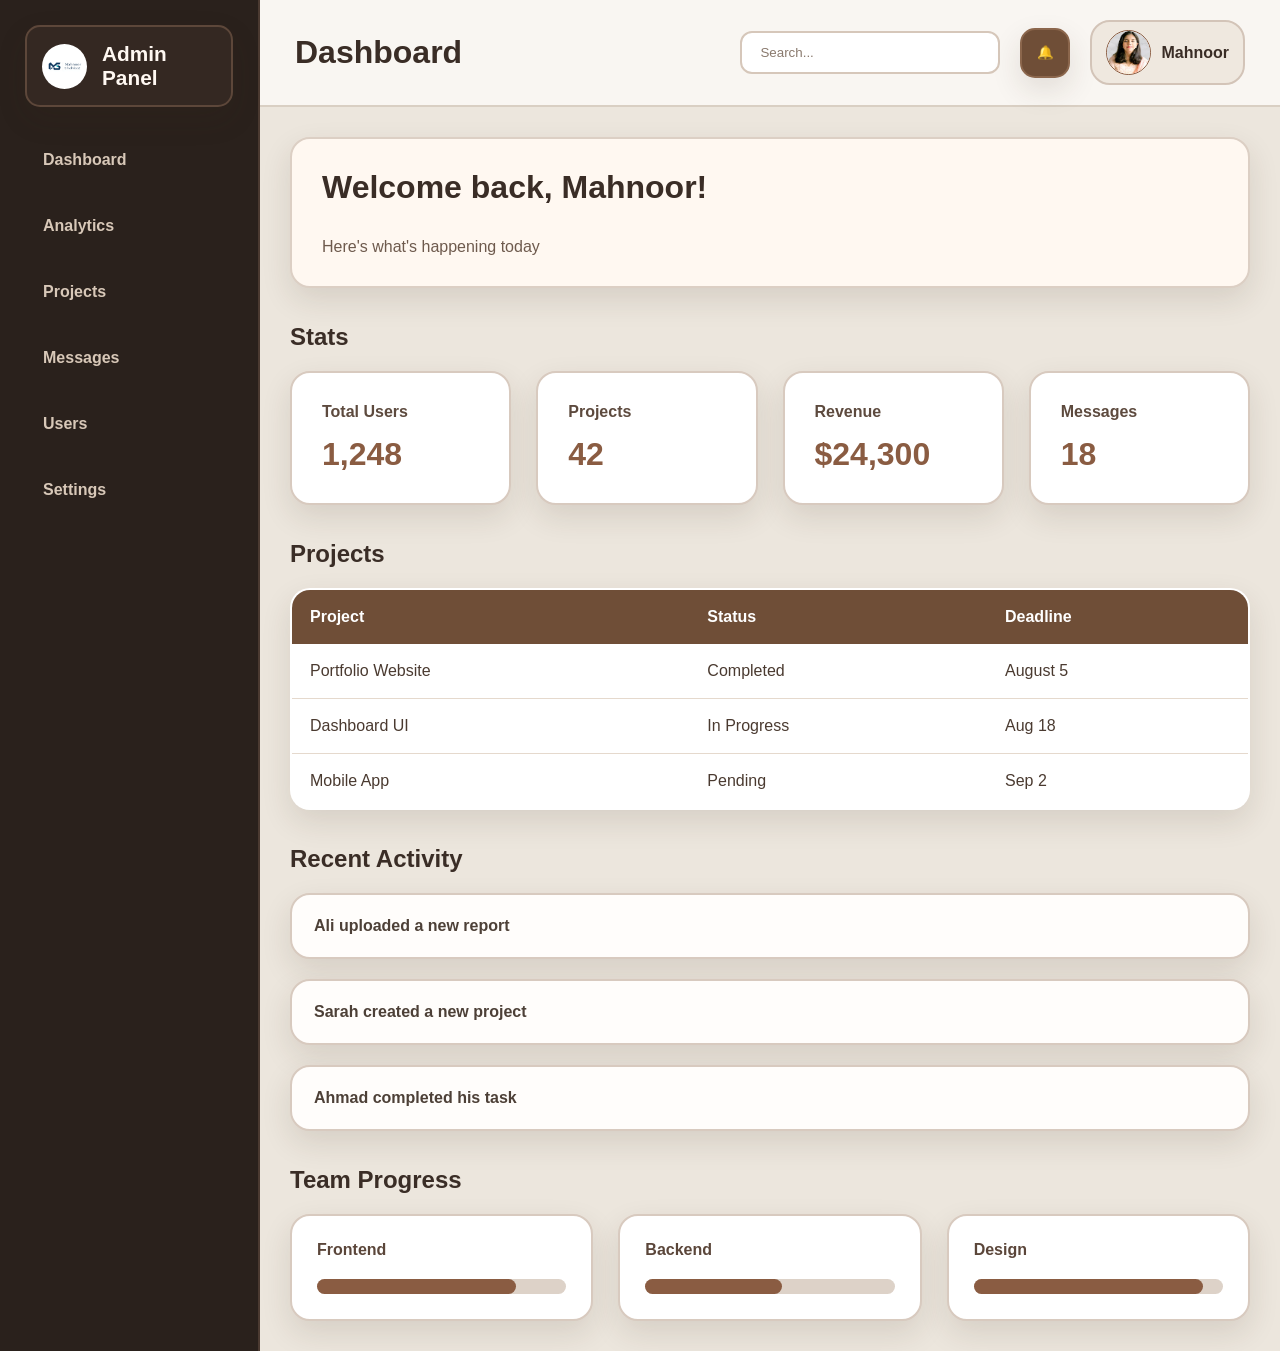
<file: dashboard-ui/index.html>
<!DOCTYPE html>
<html lang="en">
<head>
    <meta charset="UTF-8">
    <meta name="viewport" content="width=device-width, initial-scale=1.0">
    <title>Admin Dashboard</title>
    <link rel = "stylesheet" href = "style.css">
    <link rel = "icon" type = "image/png" href = "images/favicon.ico">
</head>
<body>
    <aside>
        <div id = "sidebar-logo">
            <img src = "images/logo.png" alt = "Company Logo">
            <h2>Admin Panel</h2>
        </div>
        <nav>
            <a href = "#">Dashboard</a>
            <a href = "#">Analytics</a>
            <a href = "#">Projects</a>
            <a href = "#">Messages</a>
            <a href = "#">Users</a>
            <a href = "#">Settings</a>
        </nav>
    </aside>

    <div id = "main-page">
        
        <header>
            
            <div id = "left-header">
                <h1>Dashboard</h1>
            </div>

            <div id = "right-header">
                <form>
                    <input type = "search" placeholder = "Search...">
                </form>
                <button aria-label = "Notifications">🔔</button>
                <div id = "profile">
                    <img src = "images/me.jpg" alt = "Mahnoor's Profile Picture">
                    <span>Mahnoor</span>
                </div>
            </div>
        </header>

        <main>

            <section id = "welcome">
                <h2>Welcome back, Mahnoor!</h2>
                <p>Here's what's happening today</p>
            </section>

            <section id = "stats">
                <h2>Stats</h2>
                <div id = "stats-container">
                    <article class = "stat-card">
                        <h3>Total Users</h3>
                        <p>1,248</p>
                    </article>
                    <article class = "stat-card">
                       <h3>Projects</h3>
                       <p>42</p>
                     </article>
                     <article class = "stat-card">
                        <h3>Revenue</h3>
                        <p>$24,300</p>
                    </article>
                    <article class = "stat-card">
                        <h3>Messages</h3>
                        <p>18</p>
                    </article>
                </div>
            </section>

            <section id = "projects">
                <h2>Projects</h2>
                <table>
                    <thead>
                        <tr>
                            <th>Project</th>
                            <th>Status</th>
                            <th>Deadline</th>
                        </tr>
                    </thead>
                    <tbody>
                        <tr>
                            <td>Portfolio Website</td>
                            <td>Completed</td>
                            <td>August 5</td>
                        </tr>
                        <tr>
                            <td>Dashboard UI</td>
                            <td>In Progress</td>
                            <td>Aug 18</td>
                        </tr>
                        <tr>
                            <td>Mobile App</td>
                            <td>Pending</td>
                            <td>Sep 2</td>
                        </tr>
                    </tbody>
                </table>
            </section>

            <section id = "activity">
                <h2>Recent Activity</h2>
                <div id = "activity-container">
                    <article class = "activity-card">
                        <p>Ali uploaded a new report</p>
                    </article>
                    <article class = "activity-card">
                       <p>Sarah created a new project</p>
                    </article>
                    <article class = "activity-card">
                        <p>Ahmad completed his task</p>
                    </article>
                </div>
                
            </section>

            <section id = "progress">
                <h2>Team Progress</h2>
                <div id = "progress-container">
                    <article class = "progress-card">
                        <h3>Frontend</h3>
                        <progress value = "80" max = "100"></progress>
                    </article>
                    <article class = "progress-card">
                        <h3>Backend</h3>
                       <progress value = "55" max = "100"></progress>
                    </article>
                    <article class = "progress-card">
                        <h3>Design</h3>
                        <progress value = "92" max = "100"></progress>
                    </article>
                </div>
            </section>
                
        </main>
    </div>

</body>
</html>
</file>
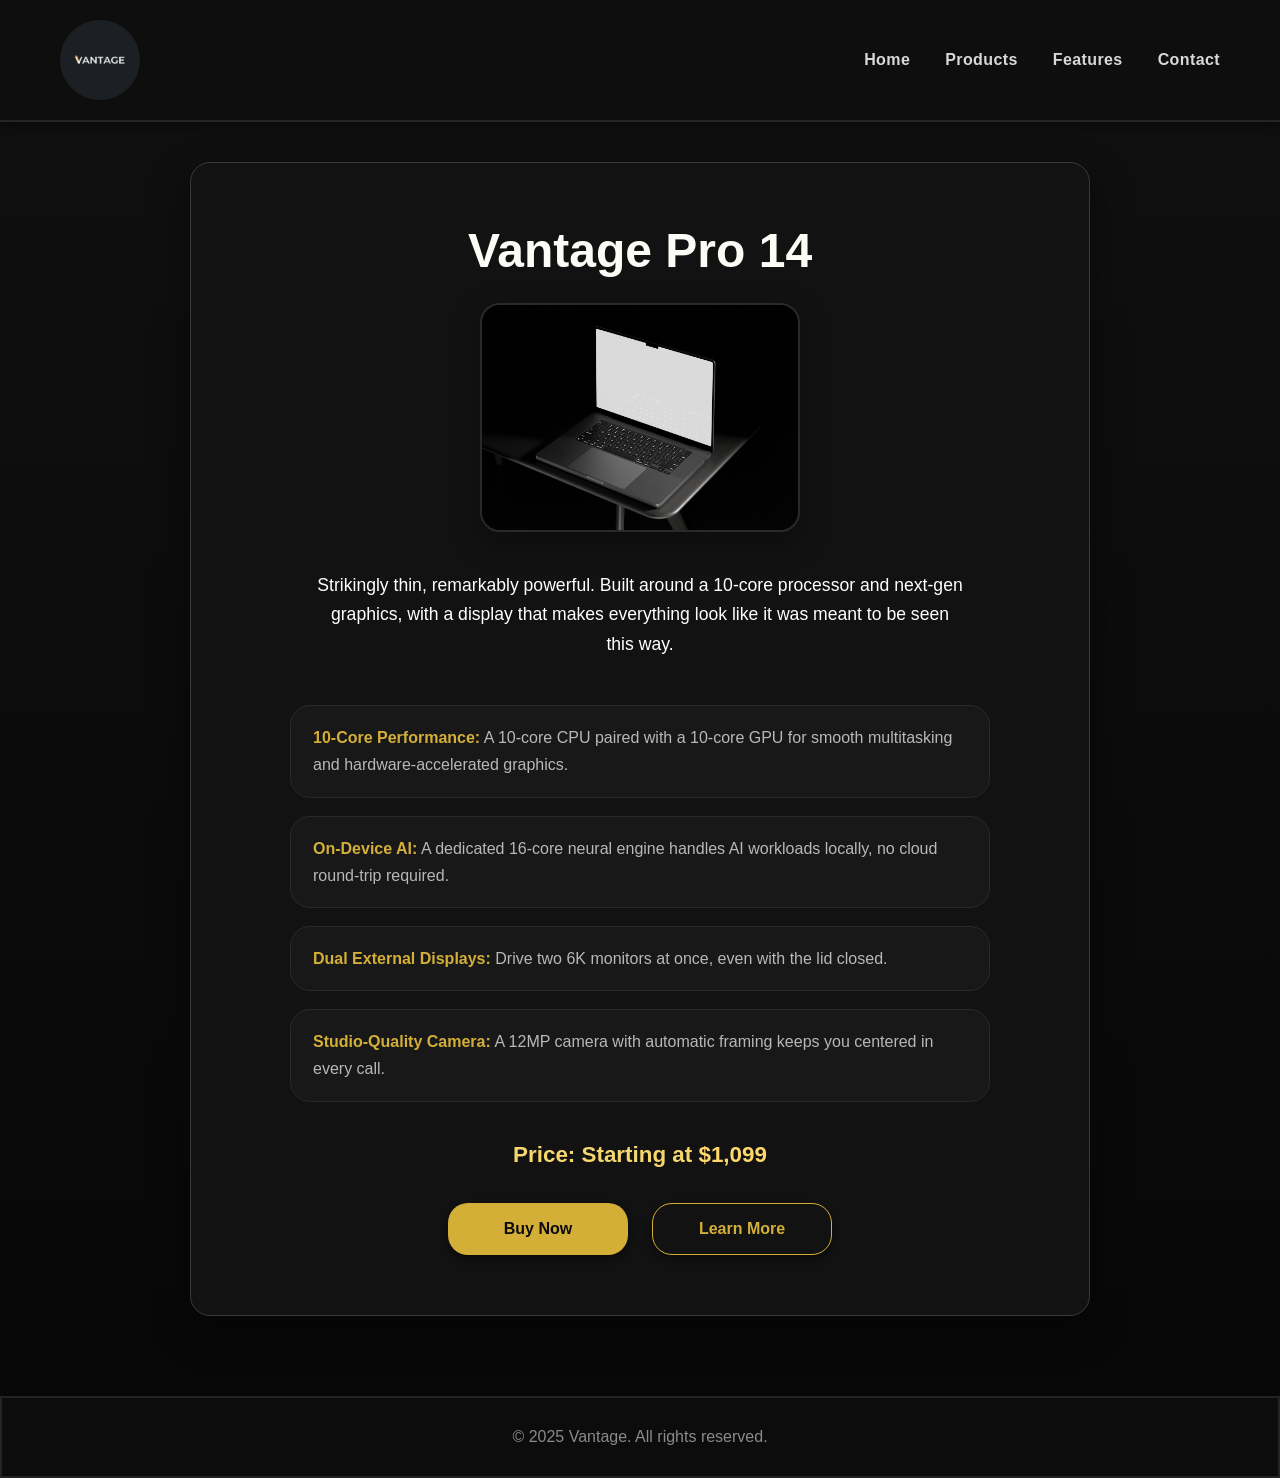
<file: product-showcase-landing-page/index.html>
<!DOCTYPE html>
<html lang="en">
<head>
    <meta charset="UTF-8">
    <meta name="viewport" content="width=device-width, initial-scale=1.0">
    <title>Product Showcase Landing Page</title>
    <link rel = "stylesheet" href = "style.css">
</head>
<body>
    <header>
        <img src = "images/logo.png" alt = "Apple Logo" id = "logo">
        <nav>
            <a href="#">Home</a>
            <a href="#">Products</a>
            <a href="#">Features</a>
            <a href="#">Contact</a>
        </nav>
    </header>

    <main id = "main">
        <section id = "hero">
            <h1>Vantage Pro 14</h1>
            <img src="images/laptop.jpg" alt="Vantage Pro 14 laptop on a dark background" id="laptop">
            <p id="description">Strikingly thin, remarkably powerful. Built around a 10-core processor and next-gen graphics, with a display that makes everything look like it was meant to be seen this way.</p>
            <ul>
                <li><span class="bold">10-Core Performance:</span> A 10-core CPU paired with a 10-core GPU for smooth multitasking and hardware-accelerated graphics.</li>
                <li><span class="bold">On-Device AI:</span> A dedicated 16-core neural engine handles AI workloads locally, no cloud round-trip required.</li>
                <li><span class="bold">Dual External Displays:</span> Drive two 6K monitors at once, even with the lid closed.</li>
                <li><span class="bold">Studio-Quality Camera:</span> A 12MP camera with automatic framing keeps you centered in every call.</li>
            </ul>
            <p id = "price">Price: Starting at <span id = "p">$1,099</span></p>
            <div class = "buttons">
                <button id = "primary">Buy Now</button>
                <button id = "secondary">Learn More</button>
            </div>
                
        </section>
    </main>

    <footer>
        <p>&copy; 2025 Vantage. All rights reserved.</p>
    </footer>
</body>
</html>
</file>
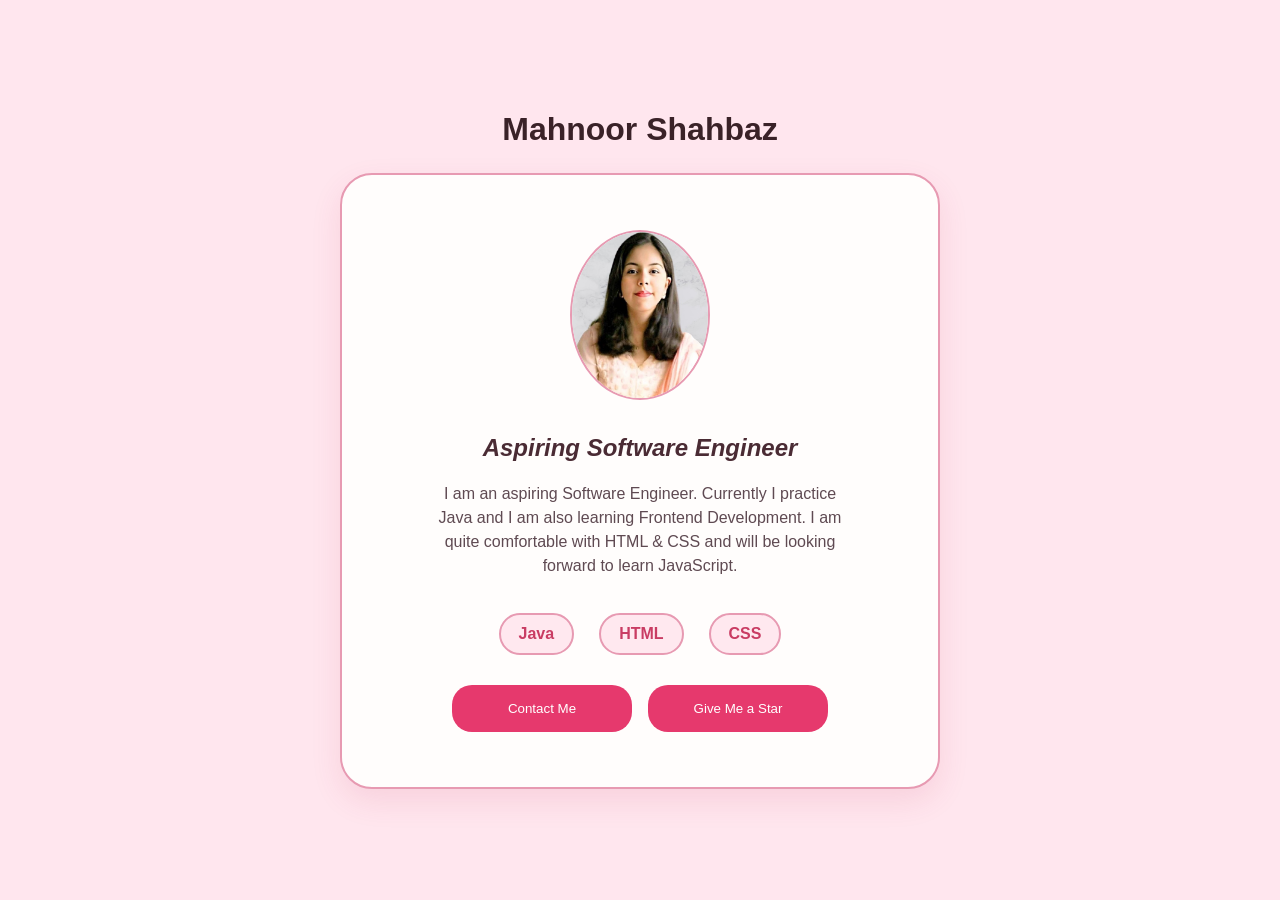
<file: profile-card/index.html>
<!DOCTYPE html>
<html lang="en">
<head>
    <meta charset="UTF-8">
    <meta name="viewport" content="width=device-width, initial-scale=1.0">
    <title>Profile Card</title>
    <link rel = "stylesheet" href = "style.css">
    <link rel = "icon" type="image/png" href = "images/favicon.ico">
</head>
<body>
    <main id = "main">
        <h1>Mahnoor Shahbaz</h1>
        <section id = "profile">
            <img src = "images/me.jpg" alt = "Professional Portrait of Mahnoor Shahbaz">
            <h2><span>Aspiring Software Engineer</span></h2>
            <p>I am an aspiring Software Engineer. Currently I practice Java and I am also learning Frontend Development. I am quite comfortable with HTML & CSS and will be looking forward to learn JavaScript.</p>
            <ul>
                <li>Java</li>
                <li>HTML</li>
                <li>CSS</li>
            </ul>
            <div class="buttons">
                <button>Contact Me</button>
                <button>Give Me a Star</button>
            </div>
        </section>
    </main>
</body>
</html>
</file>
<file: dashboard-ui/style.css>
*{
    padding: 0;
    margin: 0;
    box-sizing: border-box;
}

:root{
    --shadow: 0 12px 30px rgba(56, 38, 24, 0.12);
    --shadow-hover: 0 18px 45px rgba(56, 38, 24, 0.18);
    --white: #FFFFFF;
    --primary-color: #3A2D26;
    --primary: #8A5C42;
    --cream: #FFF8F2;
    --some-border: #D8CABF;

}

body{
    background-color: #F4F0EA;
    font-family: "Manrope", sans-serif;
    display: flex;
}

aside{
    background-color: #2A211C;
    border-right: 2px solid #4B3A31;
    color: #F7F2EC;
    width: 260px;
    min-height: 100vh;
    display: flex;
    flex-direction: column;
    justify-content: flex-start;
    padding: 25px;
    gap: 30px;
}

#sidebar-logo{
    background-color: #342822;
    border: 2px solid #5D473A;
    box-shadow: var(--shadow);
    color: var(--cream);
    display: flex;
    align-items: center;
    gap: 15px;
    padding: 15px;
    border-radius: 15px;
    transition: .5s;
}

#sidebar-logo:hover{
    background-color: #403129;
    box-shadow: var(--shadow-hover);
}

#sidebar-logo img{
    width: 45px;
    height: 45px;
    border-radius: 50%;
    flex-shrink: 0;
}

#sidebar-logo h2{
    color: var(--cream);
    font-size: 1.3rem;
    font-weight: 700;
}

aside nav{
    display: flex;
    flex-direction: column;
    gap: 20px
}

aside nav a{
    background-color: transparent;
    color: #D8C8B8;
    text-decoration: none;
    display: flex;
    align-items: center;
    padding: 14px 18px;
    border-radius: 15px;
    font-weight: 600;
    transition: .5s;
}

aside nav a:hover{
    background-color: #4A372C;
    color: var(--white);
    box-shadow: var(--shadow-hover);
    transform: translateX(6px);
}

aside nav a:active{
    background-color: #6B4F3D;
}

#main-page{
    background-color: #ECE6DD;
    flex: 1;
}

header{
    background-color: #F9F6F2;
    border-bottom: 2px solid #D9CFC3;
    color: var(--primary-color);
    display: flex;
    justify-content: space-between;
    align-items: center;
    gap: 20px;
    padding: 20px 35px;
}

#left-header h1{
    color: var(--primary-color);
    font-size: 2rem;
    font-weight: 700;
}

#right-header{
    display: flex;
    align-items: center;
    gap: 20px;
}

#right-header form{
    display: flex; 
}

#right-header input{
    background-color: var(--white);
    border: 2px solid #D6C7BA;
    border-radius: 12px;
    color: #3F312A;
    width: 260px;
    padding: 12px 18px;
    outline: none;
    transition: .5s;
}

#right-header input::placeholder{
    color: #8A7A6E; 
}

#right-header input:focus{
    border: 2px solid var(--primary);
    box-shadow: var(--shadow);
}

header button{
    background-color: #6F4E37;
    border: 2px solid #8B664C;
    box-shadow: var(--shadow);
    color: var(--cream);
    width: 50px;
    height: 50px;
    border-radius: 15px;
    cursor: pointer;
    transition: .5s;
}

header button:hover{
    background-color: var(--primary);
    box-shadow: var(--shadow-hover);
    transform: translateY(-6px);
}

header button:active{
    background-color: #5D3F2C;
    transform: scale(1.05);
}

#profile{
    background-color: #EFE8DF;
    border: 2px solid #D3C4B8;
    border-radius: 20px;
    color: #3D3028;
    display: flex;
    align-items: center;
    gap: 10px;
    padding: 8px 14px;
    transition: .5s;
}

#profile:hover{
    background-color:#F8F2EB;
    box-shadow:var(--shadow);
}

#profile img{
    border: 1px solid var(--primary);
    width: 45px;
    height: 45px;
    border-radius: 50%;
    flex-shrink: 0;
}

#profile span{
    color:var(--primary-color);
    font-weight:600;
}

main{
    display: flex;
    flex-direction: column;
    gap: 35px;
    padding: 30px;
}

#welcome{
    background-color: #FFF8F1;
    border: 2px solid #DCCFC4;
    border-radius: 20px;
    box-shadow: var(--shadow);
    color: #352922;
    display: flex;
    flex-direction: column;
    gap: 12px;
    padding: 30px;
}

#welcome h2{
    font-size: 2rem;
    margin-bottom: 20px;
}

#welcome p{
    font-size: 1rem;
}

#stats{
    background-color: transparent;
}

#stats h2{
    margin-bottom: 20px;
}

#stats-container{
    display: grid;
    grid-template-columns: repeat(auto-fit, minmax(220px, 1fr));
    gap: 25px;
    margin-top: 20px;
}

.stat-card{
    background-color: var(--white);
    border: 2px solid var(--some-border);
    box-shadow: var(--shadow);
    border-radius: 20px;
    display: flex;
    flex-direction: column;
    gap: 15px;
    padding: 30px;
    cursor: pointer;
    transition: .5s;
}

.stat-card:hover{
    background-color: #FFF7EF;
    border: 2px solid var(--primary);
    box-shadow: var(--shadow-hover);
    transform: translateY(-6px);
}

.stat-card h3{
    color: #5D4A3E;
    font-size: 1rem;
}

.stat-card p{
    color: var(--primary);
    font-size: 2rem;
    font-weight: 700;
}

#projects{
    background-color: transparent;
}

#projects h2{
    margin-bottom: 20px;
}

table{
    background-color: var(--white);
    border: 2px solid var(--some-border);
    border-radius: 20px;
    box-shadow: var(--shadow);
    color: var(--primary-color);
    width: 100%;
    border-collapse: collapse;
    overflow: hidden;
}

thead{
    background-color: #6F4E37;
    color: var(--white);
}

thead th{
    padding: 18px;
    text-align: left;
}

tbody tr{
    background-color: var(--white);
    color: #4A3A30;
    border-bottom:1px solid #E5D9CD;
    transition: .5s;
}

tbody tr:hover{
    background-color: #F8F1EA;
}

tbody td{
    padding: 18px;
}

#activity{
    background-color: transparent;
}

#activity h2{
    margin-bottom: 20px;
}

#activity-container{
    display: flex;
    flex-direction: column;
    gap: 20px;
}

.activity-card{
    background-color: #FFFDFB;
    border: 2px solid var(--some-border);
    border-radius: 20px;
    box-shadow: var(--shadow);
    display: flex;
    align-items: center;
    padding: 22px;
    cursor: pointer;
    transition: .5s;
}

.activity-card:hover{
    background-color: #F6ECE2;
    border: 2px solid var(--primary);
    box-shadow: var(--shadow-hover);
    transform: translateY(-6px);
}

.activity-card p{
    color: #4D4037;
    font-size: 1rem;
    font-weight: 600;
}

#progress{
    background-color: transparent;
}

#progress h2{
    margin-bottom: 20px;
}

#progress-container{
    display: grid;
    grid-template-columns: repeat(auto-fit, minmax(250px, 1fr));
    gap: 25px;
}

.progress-card{
    background-color: var(--white);
    border: 2px solid var(--some-border);
    border-radius: 20px;
    box-shadow: var(--shadow);
    display: flex;
    flex-direction: column;
    gap: 20px;
    padding: 25px;
    cursor: pointer;
    transition: .5s;
}

.progress-card:hover{
    background-color: var(--cream);
    border: 2px solid var(--primary);
    box-shadow: var(--shadow-hover);
    transform: translateY(-6px);
}

.progress-card h3{
    font-size: 1rem;
    font-weight: 700;
}

progress{
    width: 100%;
    height: 15px;
    appearance: none;
    -webkit-appearance: none;
}

progress::-webkit-progress-bar{
    background-color: #DDD2C8;
    border-radius: 999px;
}

progress::-webkit-progress-value{
    background-color: var(--primary);
    border-radius: 999px;
}

progress::-moz-progress-bar{
    background-color: var(--primary);
    border-radius: 999px;
}

h2{
    color: var(--primary-color);
}

h3{
    color: #5B463A;
}

p{
    color: #6E5A4D;
}

@media (max-width: 900px) {
    body {
        flex-direction: column;
    }

    aside {
        width: 100%;
        min-height: auto;
        flex-direction: row;
        overflow-x: auto;
        padding: 15px;
        gap: 15px;
    }

    #sidebar-logo {
        flex-shrink: 0;
    }

    aside nav {
        flex-direction: row;
        gap: 10px;
    }

    aside nav a {
        padding: 10px 14px;
        white-space: nowrap;
    }
}

@media (max-width: 600px) {
    header {
        flex-direction: column;
        align-items: flex-start;
        gap: 15px;
        padding: 20px;
    }

    #right-header {
        width: 100%;
        justify-content: space-between;
    }

    #right-header input {
        width: 100%;
    }

    main {
        padding: 15px;
    }

    #stats-container,
    #progress-container {
        grid-template-columns: 1fr;
    }
}
</file>
<file: product-showcase-landing-page/style.css>
*{
    margin: 0;
    padding: 0;
    box-sizing: border-box;
}

body{
    background:linear-gradient(
        180deg,
        #101010,
        #070707
    );
    font-family: "Manrope", "Inter", sans-serif;
}

header{
    display: flex;
    justify-content: space-between;
    align-items: center;
    padding: 20px 60px;
    background-color: #0E0E0E;
    border-bottom: 2px solid #252525;
    box-shadow: 0px 4px 8px rgba(0,0,0,0.45);
    min-height: 90px;
}

nav{
    display:flex;
    gap:35px;
}

nav a{
    text-decoration:none;
    color:#D8D8D8;
    font-weight:600;
    letter-spacing:.4px;
    transition:.5s;
}

nav a:hover{
    color:#D4AF37;
}

#logo{
    width: 80px;
    border-radius: 50%;
}

#hero{
    background-color: #121212;
    box-shadow: 0 15px 40px rgba(0,0,0,0.45);
    color: #FFFFFF;
    width: 90%;
    max-width: 900px;
    text-align: center;
    border: 1px solid #3A3A3A;
    border-radius: 20px;
    padding: 60px 55px;
    margin:40px auto;
    transition:.4s;
}

#hero:hover{
    transform:translateY(-5px);
}

#laptop{
    border: 2px solid #2A2A2A;
    border-radius: 20px;
    box-shadow:0 10px 30px rgba(0,0,0,.35);
    width: 100%;
    max-width: 320px;
    margin-bottom: 35px;
    transition:.4s;
}

#laptop:hover{
    transform:scale(1.02);
}

h1{
    color: #FDFBF5;
    font-size: 3rem;
    font-weight: 800;
    margin-bottom: 25px;
}

#description{
    font-size: 1.1rem;
    line-height: 1.7;
    max-width: 650px;
    margin: 0 auto 45px;
}

ul{
    color: #D6D6D6;
    list-style: none;
    margin: 40px auto;
    max-width: 700px;
    text-align: left;
}

li{
    background: #181818;
    color: #B8B8B8;
    border: 1px solid #2A2A2A;
    border-radius: 20px;
    padding: 18px 22px;
    margin-bottom: 18px;
    line-height: 1.7;
    transition:.3s;
}

li:hover{
    border-color:#D4AF37;
}

.bold{
    color: #D4AF37;
    font-size: 1rem;
    font-weight: 700;
}

#price{
    color: #F5D76E;
    font-size: 1.4rem;
    font-weight: 700;
    margin-top: 40px;
    margin-bottom: 35px;
}

#p{
    color: #FFD76A;
    font-weight: bold;
}

.buttons{
    display: flex;
    justify-content: center;
    gap: 24px;
    margin-top: 10px;
    flex-wrap: wrap;
}

button{
    width: 180px;
    padding: 16px;
    font-size: 1rem;
    font-weight: 600;
    border-radius: 20px;
    cursor: pointer;
    box-shadow: 0 4px 8px rgba(0,0,0,.45);
    transition:
        background-color .3s,
        transform .3s,
        color .3s;
}

#primary{
    background-color: #D4AF37;
    color: #0B0B0B;
    border: none;
}

#primary:hover{
    background-color: #E6C458;
    transform: translateY(-3px);
}

#primary:active{
    background-color: #B88B17;
    transform: scale(1.05);
}

#secondary{
    background-color: transparent;
    color: #D4AF37;
    border: 1px solid #D4AF37;
}

#secondary:hover{
    background-color: #D4AF37;
    color: #0B0B0B;
    transform: translateY(-3px)
}

#secondary:active{
    background-color: #D4AF37;
    color: #0B0B0B;
    transform: scale(1.05);
}

footer{
    background-color: #0C0C0C;
    border: 2px solid #242424;
    color: #8A8A8A;
    text-align: center;
    padding: 30px;
    margin-top: 80px;
}

@media (max-width: 768px){

    header{
        flex-direction: column;
        justify-content: center;
        gap: 20px;
        padding: 20px;
    }

    nav{
        flex-wrap: wrap;
        justify-content: center;
        gap: 20px;
    }

    #logo{
        width: 65px;
    }

    #hero{
        width: 95%;
        padding: 35px 25px;
        margin: 30px auto;
    }

    h1{
        font-size: 2.2rem;
    }

    #description{
        font-size: 1rem;
        line-height: 1.6;
        margin-bottom: 35px;
    }

    #laptop{
        width: 100%;
        max-width: 260px;
    }

    ul{
        margin: 30px auto;
    }

    li{
        padding: 16px 18px;
        font-size: 0.95rem;
    }

    #price{
        font-size: 1.2rem;
    }

    .buttons{
        flex-direction: column;
        align-items: center;
        gap: 15px;
    }

    button{
        width:100%;
        max-width:220px;
    }

    footer{
        padding: 20px;
        margin-top: 50px;
    }
}
</file>
<file: profile-card/style.css>
*{
    margin: 0;
    padding: 0;
    box-sizing: border-box;
}

body{
    background-color: #FFE6EE;
    font-family: "Outfit", sans-serif;
    display: grid;
    place-items: center;
    min-height: 100vh;
}

#main{
    width: 100%;
    display: grid;
    place-items: center;
}

#profile{
    background-color: #FFFDFC;
    border: 2px solid #E79AB2;
    border-radius: 32px;
    box-shadow: 0 12px 30px rgba(201, 60, 99, 0.12);
    width: 90%;
    max-width: 600px;
    padding: 55px 45px;
    text-align: center;
    transition: .5s;
}

#profile:hover{
    background-color: #FFF2F6;
    border: 2px solid #D94F70;
}

h1{
    color: #3A2228;
    margin-bottom: 25px;
}

h2{
    margin-bottom:20px;
}

span{
    color: #4A2B34;
    font-weight: bold;
    font-style: italic;
}

p{
    color: #5F4A52;
    line-height:1.5;
    margin: 0 auto 35px;;
    text-align: center;
    max-width: 420px;
}

img{
    width: 140px;
    border:2px solid #E79AB2;
    border-radius: 50%;
    margin-bottom:30px;
}

ul{
    display: flex;
    justify-content: center;
    align-items: center;
    gap: 25px;
    list-style: none;
    margin-bottom: 30px;
}

li{
    background:#FFE8EF;
    border:2px solid #E79AB2;
    padding:10px 18px;
    border-radius:999px;
    color:#C93C63;
    font-weight:bold;
}

.buttons{
    display:flex;
    justify-content:center;
    gap:16px;
    flex-wrap:wrap;
}

button{
    width: 180px;
    background-color:#E6396D;
    color:white;
    border:none;
    border-radius:20px;
    padding:16px;
    transition: all .3s ease;
    cursor:pointer;
}

button:hover{
    background-color: #C92A5C;
    transform: translateY(-2px);
}

button:active{
    background-color: #A61E4D;
    transform: scale(1.02);
}

@media (max-width: 768px){
    #profile{
        width: 90%;
    }
}
</file>
